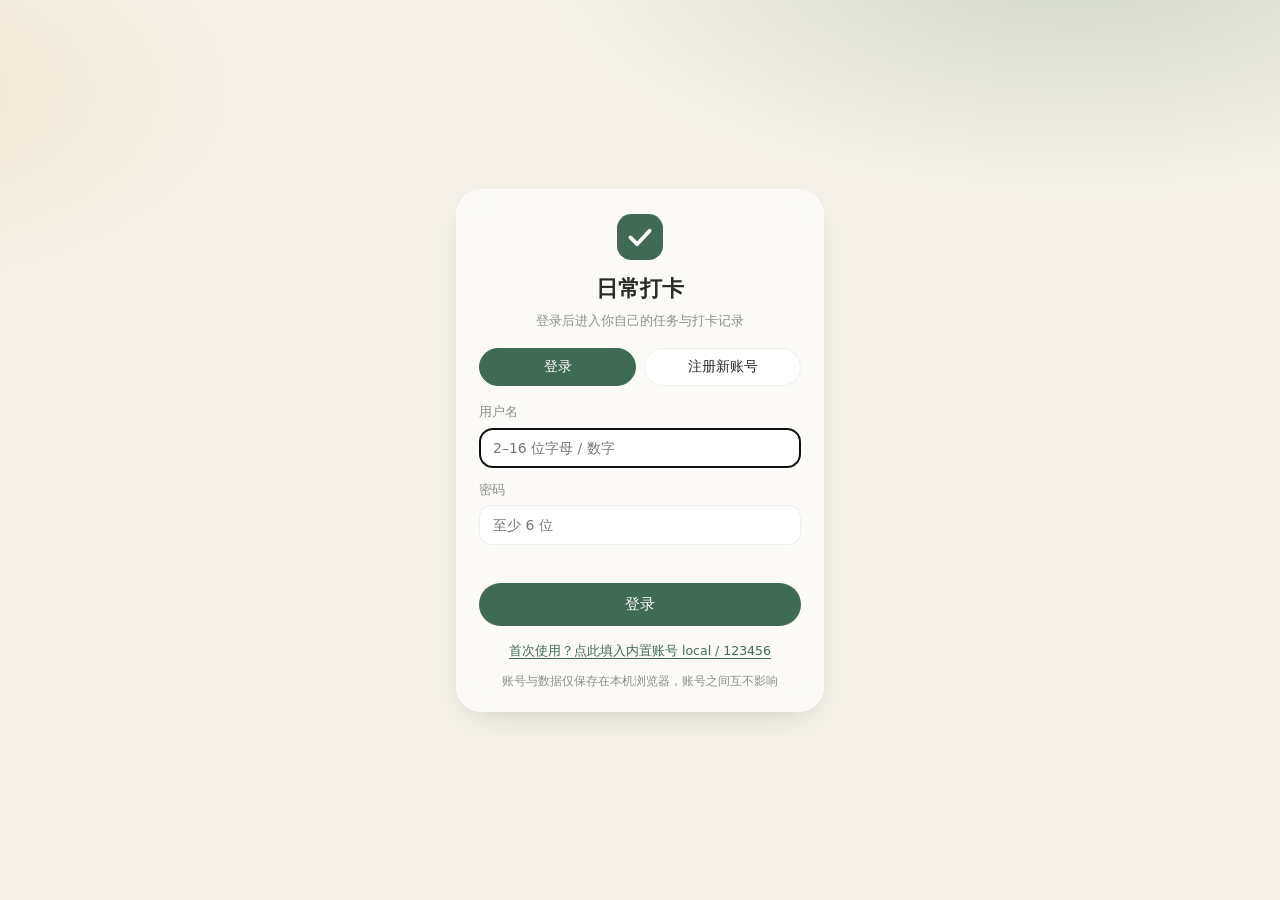
<file: index.html>
<!doctype html>
<html lang="zh-CN">
  <head>
    <meta charset="utf-8" />
    <meta name="viewport" content="width=device-width, initial-scale=1, viewport-fit=cover" />
    <meta name="theme-color" content="#f5f1e8" />
    <title>今日 · 日常打卡</title>
    <link rel="stylesheet" href="./theme.css" />
  </head>
  <body class="mobile-shell" data-page-id="today">
    <a class="skip-link" href="#main-content">跳转到主要内容</a>

    <header class="app-header">
      <div>
        <div class="greet">早上好，今天是好日子</div>
        <div class="title">今日</div>
      </div>
      <span class="pill" id="todayPill">待打卡</span>
    </header>

    <main id="main-content" tabindex="-1">
      <section class="panel ring-card" aria-label="今日完成率">
        <div class="ring" id="todayRing" style="--p:0">
          <span class="r-val" id="ringVal">0%</span>
          <span class="r-label">今日完成</span>
        </div>
        <div class="ring-nums">
          <div><span class="big" id="doneN">0</span><span class="small"> / <span id="totalN">0</span> 项已完成</span></div>
          <div><span class="big" style="font-size:15px">🔥</span><span class="small"> 已连续打卡 <b id="streakN">0</b> 天</span></div>
        </div>
      </section>

      <section class="panel" aria-labelledby="quickTitle">
        <div class="panel-label"><span id="quickTitle">快捷操作</span></div>
        <div class="quick-row">
          <button class="qb" type="button" data-action="all">
            <span class="emo">🎯</span>全部打卡
          </button>
          <button class="qb" type="button" data-action="scroll">
            <span class="emo">➕</span>去添加任务
          </button>
        </div>
      </section>

      <section class="panel" aria-labelledby="listTitle" data-anchor-id="today.list">
        <div class="panel-label"><span id="listTitle">今日待办</span></div>
        <div id="todayList" class="empty">正在加载…</div>
      </section>

      <section class="panel" aria-labelledby="tlTitle">
        <div class="panel-label"><span id="tlTitle">动态时间线 · 最近打卡</span></div>
        <div class="tl" id="timeline"></div>
      </section>
    </main>

    <nav class="tabbar" aria-label="主导航">
      <a href="index.html" class="on"><span class="ti">☀️</span>今日</a>
      <a href="calendar.html"><span class="ti">📅</span>日历</a>
      <a href="tasks.html"><span class="ti">📝</span>我的任务</a>
      <a href="stats.html"><span class="ti">📊</span>统计</a>
      <a href="me.html"><span class="ti">👤</span>我的</a>
    </nav>

    <script src="./app.js"></script>
    <script>
      (function () {
        var A = window.App;
        var date = A.today();
        var listEl = document.getElementById("todayList");
        var tpl = document.getElementById("tpl-none");

        function render() {
          var tasks = A.getTasks().filter(function (t) { return t.enable; });
          var done = A.doneOn(date);
          var pct = tasks.length ? Math.round((done.length / tasks.length) * 100) : 0;
          document.getElementById("todayRing").style.setProperty("--p", pct);
          document.getElementById("ringVal").textContent = pct + "%";
          document.getElementById("doneN").textContent = done.length;
          document.getElementById("totalN").textContent = tasks.length;
          document.getElementById("streakN").textContent = A.streakCurrent();
          var pill = document.getElementById("todayPill");
          pill.textContent = done.length >= tasks.length && tasks.length ? "全部完成 🎉" : tasks.length ? "待打卡" : "暂无";
          pill.className = "pill" + (done.length >= tasks.length && tasks.length ? " hot" : "");

          if (!tasks.length) {
            listEl.innerHTML = '<div class="empty">还没有任务，去「我的任务」添加吧</div>';
          } else {
            listEl.innerHTML = "";
            tasks.forEach(function (t) {
              var isd = done.indexOf(t.id) > -1;
              var d = document.createElement("div");
              d.className = "check" + (isd ? " done" : "");
              d.innerHTML =
                '<span class="c-cir">' + (isd ? "✓" : "") + "</span>" +
                '<span class="c-name">' + A.esc(t.name) + "</span>" +
                '<span class="tag">' + A.esc(t.type || "循环任务") + "</span>";
              d.addEventListener("click", function () {
                var nd = !isd;
                A.setDone(t.id, date, nd);
                A.toast(nd ? "已打卡 ✓" : "已取消打卡");
                render();
              });
              listEl.appendChild(d);
            });
          }
        }

        document.querySelector('[data-action="all"]').addEventListener("click", function () {
          var tasks = A.getTasks().filter(function (t) { return t.enable; });
          tasks.forEach(function (t) { A.setDone(t.id, date, true); });
          A.toast("全部完成 🎉");
          render();
        });
        document.querySelector('[data-action="scroll"]').addEventListener("click", function () {
          location.href = "tasks.html";
        });

        function renderTl() {
          var map = A.getRecords();
          var arr = Object.keys(map).sort().reverse().slice(0, 6);
          var wrap = document.getElementById("timeline");
          if (!arr.length) { wrap.innerHTML = '<div class="tl-item"><div class="t-text">暂无打卡动态</div></div>'; return; }
          wrap.innerHTML = "";
          arr.forEach(function (k) {
            var names = A.getTasks()
              .filter(function (t) { return map[k].indexOf(t.id) > -1; })
              .map(function (t) { return t.name; });
            if (!names.length) return;
            var it = document.createElement("div");
            it.className = "tl-item";
            it.innerHTML =
              '<div class="t-time">' + k + "</div>" +
              '<div class="t-text">完成了 ' + names.length + " 项：" + A.esc(names.join("、")) + "</div>";
            wrap.appendChild(it);
          });
        }

        render();
        renderTl();
      })();
    </script>
    <style>
      .today-del { display: none; }
    </style>
  </body>
</html>
</file>
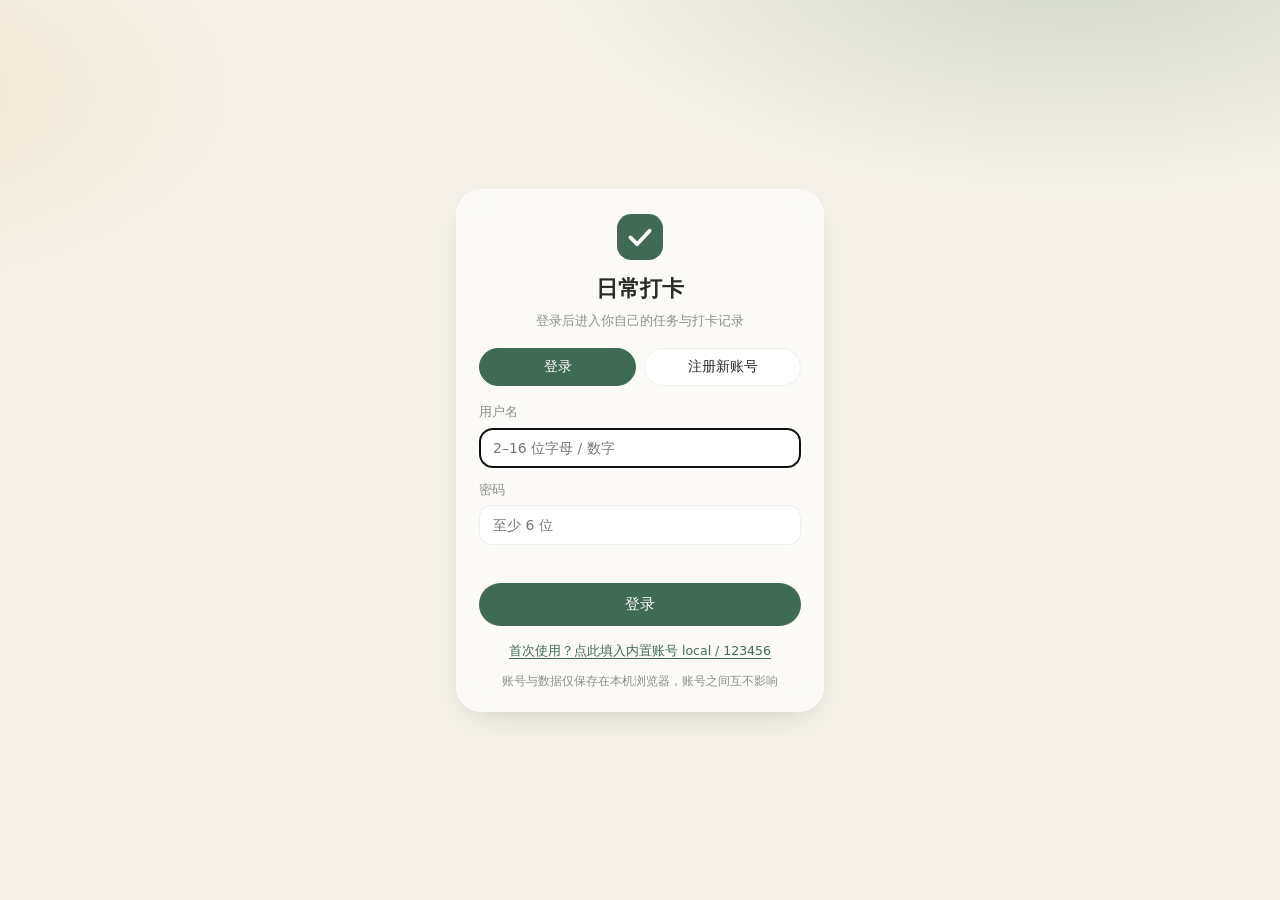
<file: calendar.html>
<!doctype html>
<html lang="zh-CN">
  <head>
    <meta charset="utf-8" />
    <meta name="viewport" content="width=device-width, initial-scale=1, viewport-fit=cover" />
    <meta name="theme-color" content="#f5f1e8" />
    <title>日历 · 日常打卡</title>
    <link rel="stylesheet" href="./theme.css" />
  </head>
  <body class="mobile-shell" data-page-id="calendar">
    <a class="skip-link" href="#main-content">跳转到主要内容</a>

    <header class="app-header">
      <div>
        <div class="greet">打卡热力</div>
        <div class="title" id="calTitle">打卡日历</div>
      </div>
      <span class="pill" id="monthStat">本月</span>
    </header>

    <main id="main-content" tabindex="-1">
      <section class="panel" aria-labelledby="heatTitle">
        <div class="panel-label"><span id="heatTitle">本月打卡热力图</span></div>
        <div class="h-dow">
          <span>一</span><span>二</span><span>三</span><span>四</span><span>五</span><span>六</span><span>日</span>
        </div>
        <div class="heat" id="heat"></div>
        <div class="row" style="border:none;margin-top:14px;padding:0">
          <span class="tag" style="background:var(--color-soft)">未打卡</span>
          <span class="tag" style="background:#d3e0d2">完成</span>
          <span class="tag" style="background:var(--color-primary);color:#fff">全完成</span>
        </div>
      </section>

      <section class="panel" aria-labelledby="dayTitle">
        <div class="panel-label"><span id="dayTitle" class="only-text">点击日期查看</span></div>
        <div id="dayDetail" class="empty">点击上方某一天查看当天完成详情</div>
      </section>
    </main>

    <nav class="tabbar" aria-label="主导航">
      <a href="index.html"><span class="ti">☀️</span>今日</a>
      <a href="calendar.html" class="on"><span class="ti">📅</span>日历</a>
      <a href="tasks.html"><span class="ti">📝</span>我的任务</a>
      <a href="stats.html"><span class="ti">📊</span>统计</a>
      <a href="me.html"><span class="ti">👤</span>我的</a>
    </nav>

    <script src="./app.js"></script>
    <script>
      (function () {
        var A = window.App;
        var heat = document.getElementById("heat");
        var now = new Date();
        var month = now.getMonth();
        var year = now.getFullYear();

        function inMonth(d) { return d.getMonth() === month; }

        function render() {
          document.getElementById("calTitle").textContent = year + "年" + (month + 1) + "月";
          var first = new Date(year, month, 1);
          var startDow = (first.getDay() + 6) % 7; // 周一=0
          var daysInMonth = new Date(year, month + 1, 0).getDate();
          var map = A.getRecords();
          var doneDays = 0;

          heat.innerHTML = "";
          for (var i = 0; i < startDow; i++) {
            var ph = document.createElement("button");
            ph.className = "h-cell empty";
            ph.disabled = true;
            heat.appendChild(ph);
          }
          for (var day = 1; day <= daysInMonth; day++) {
            var d = new Date(year, month, day);
            var key = A.ymd(d);
            var list = map[key] || [];
            var tasks = A.getTasks().filter(function (t) { return t.enable; });
            var full = tasks.length && list.length >= tasks.length;
            var partial = list.length > 0 && list.length < tasks.length;
            var cell = document.createElement("button");
            cell.className = "h-cell";
            if (full) cell.classList.add("lv3");
            else if (partial) cell.classList.add("lv2");
            else if (list.length) cell.classList.add("lv1");
            if (inMonth(d) && d.getFullYear() === now.getFullYear() && day === now.getDate()) cell.classList.add("today");
            cell.textContent = day;
            if (list.length) doneDays++;
            (function (key, day) {
              cell.addEventListener("click", function () { showDay(key, day); });
            })(key, day);
            heat.appendChild(cell);
          }
          document.getElementById("monthStat").textContent = "本月" + doneDays + "天完成";
        }

        function showDay(key, day) {
          var label = document.getElementById("dayTitle");
          label.textContent = key + " 的完成情况";
          var map = A.getRecords();
          var done = map[key] || [];
          var tasks = A.getTasks();
          var box = document.getElementById("dayDetail");
          box.className = "tl";
          box.innerHTML = "";
          if (!done.length) {
            box.className = "empty";
            box.textContent = "这一天没有打卡记录";
            return;
          }
          done.forEach(function (id) {
            var t = tasks.filter(function (x) { return x.id === id; })[0];
            if (!t) return;
            var it = document.createElement("div");
            it.className = "tl-item";
            it.innerHTML = '<div class="t-text">✅ ' + A.esc(t.name) + "</div>";
            box.appendChild(it);
          });
        }

        render();
        showDay(A.ymd(now), now.getDate());
      })();
    </script>
  </body>
</html>
</file>
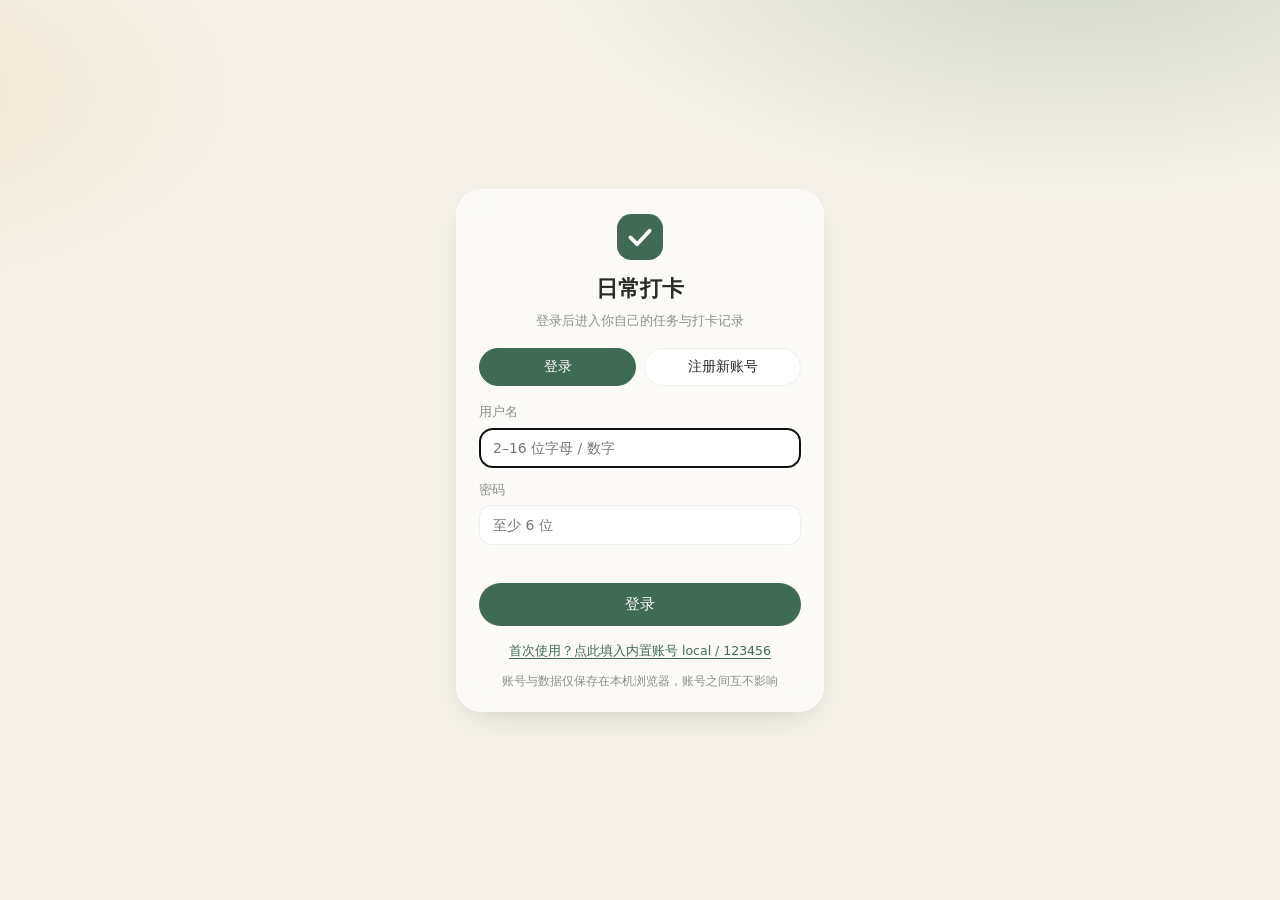
<file: me.html>
<!doctype html>
<html lang="zh-CN">
  <head>
    <meta charset="utf-8" />
    <meta name="viewport" content="width=device-width, initial-scale=1, viewport-fit=cover" />
    <meta name="theme-color" content="#f5f1e8" />
    <title>我的 · 日常打卡</title>
    <link rel="icon" href="data:image/svg+xml,%3Csvg xmlns='http://www.w3.org/2000/svg' viewBox='0 0 32 32'%3E%3Crect width='32' height='32' rx='9' fill='%233f6a53'/%3E%3Cpath d='M9 16.6l4.6 4.5L23 11.4' fill='none' stroke='%23fff' stroke-width='3' stroke-linecap='round' stroke-linejoin='round'/%3E%3C/svg%3E" />
    <link rel="stylesheet" href="./theme.css" />
  </head>
  <body class="mobile-shell" data-page-id="me">
    <a class="skip-link" href="#main-content">跳转到主要内容</a>

    <header class="app-header">
      <div>
        <div class="greet">账号与设置</div>
        <div class="title">我的</div>
      </div>
      <span class="pill" id="mePill">未登录</span>
    </header>

    <main id="main-content" tabindex="-1">
      <!-- ===== 面板：账号与设置 ===== -->
      <section class="panel" aria-labelledby="accTitle">
        <div class="panel-label"><span id="accTitle">账号与设置</span></div>
        <div class="row">
          <div class="avatar" id="meAvatar">·</div>
          <div class="meta">
            <div class="name" id="meNick">未登录</div>
            <div class="desc" id="meHandle">@-</div>
          </div>
          <span class="tag on" id="meTag">当前登录</span>
        </div>
        <div class="acc-facts" id="meFacts"></div>
        <div class="btn-row">
          <button class="btn ghost block" id="switchBtn" type="button">切换账号</button>
          <button class="btn ghost block" id="pwdBtn" type="button">修改密码</button>
          <button class="btn block" id="logoutBtn" type="button">退出登录</button>
        </div>
      </section>

      <!-- ===== 面板：外观主题 ===== -->
      <section class="panel" aria-labelledby="themeTitle">
        <div class="panel-label"><span id="themeTitle">外观主题 · 随账号保存</span></div>
        <div class="chips">
          <button class="chip on" data-theme="warm" type="button">暖纸</button>
          <button class="chip" data-theme="green" type="button">深绿</button>
        </div>
      </section>

      <!-- ===== 面板：数据管理 ===== -->
      <section class="panel" aria-labelledby="dataTitle">
        <div class="panel-label"><span id="dataTitle">数据管理 · 当前账号</span></div>
        <div class="btn-row" style="margin-top:6px">
          <button class="btn ghost block" id="exportBtn" type="button">导出当前账号数据（JSON 备份）</button>
          <label class="btn ghost block" style="text-align:center;cursor:pointer" for="importFile">从备份导入到当前账号</label>
          <input id="importFile" type="file" accept="application/json,application/octet-stream" style="display:none" />
          <button class="btn block" id="clearBtn" type="button" style="background:var(--color-danger)">清空当前账号数据</button>
        </div>
        <div class="empty" style="padding:12px 0 0">数据保存在当前浏览器本地，不会上传云端</div>
      </section>

      <!-- ===== 面板：关于 ===== -->
      <section class="panel" aria-labelledby="aboutTitle">
        <div class="panel-label"><span id="aboutTitle">关于</span></div>
        <div class="row">
          <div class="avatar">版</div>
          <div class="meta">
            <div class="name">日常打卡</div>
            <div class="desc">v1.3 · 纯前端本地多账号原型</div>
          </div>
        </div>
      </section>
    </main>

    <nav class="tabbar" aria-label="主导航">
      <a href="index.html"><span class="ti">☀️</span>今日</a>
      <a href="calendar.html"><span class="ti">📅</span>日历</a>
      <a href="tasks.html"><span class="ti">📝</span>我的任务</a>
      <a href="stats.html"><span class="ti">📊</span>统计</a>
      <a href="me.html" class="on"><span class="ti">👤</span>我的</a>
    </nav>

    <!-- ===== 底部操作面板 ===== -->
    <div class="sheet-mask" id="sheetMask" hidden>
      <div class="sheet" role="dialog" aria-modal="true" aria-labelledby="sheetTitle">
        <div class="sheet-head">
          <span class="s-title" id="sheetTitle">操作</span>
          <button class="sheet-x" id="sheetClose" type="button" aria-label="关闭">✕</button>
        </div>
        <div class="sheet-body" id="sheetBody"></div>
      </div>
    </div>

    <script src="./app.js"></script>
    <script>
      (function () {
        var A = window.App;
        var eq = A.esc;
        if (!A.auth.current()) return; // 未登录时 app.js 已铺满登录界面

        var mask = document.getElementById("sheetMask");
        var titleEl = document.getElementById("sheetTitle");
        var bodyEl = document.getElementById("sheetBody");

        /* ---------- 顶部账号卡 ---------- */
        function paintAccount() {
          var u = A.auth.current();
          if (!u) return;
          var users = A.auth.users();
          var st = A.auth.stats(u.u);
          document.getElementById("meAvatar").textContent = (u.n || u.u).charAt(0);
          document.getElementById("meNick").textContent = u.n;
          document.getElementById("meHandle").textContent = "@" + u.u;
          document.getElementById("mePill").textContent = "@" + u.u;
          document.getElementById("meFacts").innerHTML =
            "<span>任务 " + st.tasks + " 项</span>" +
            "<span>累计打卡 " + st.days + " 天</span>" +
            "<span>打卡记录 " + st.done + " 次</span>" +
            "<span>本机账号 " + users.length + " / " + A.auth.max + "</span>";
          document.getElementById("switchBtn").textContent =
            "切换账号（本机已保存 " + users.length + " 个）";
        }

        /* ---------- 面板开关 ---------- */
        function openSheet(title, html, bind) {
          titleEl.textContent = title;
          bodyEl.innerHTML = html;
          mask.hidden = false;
          if (bind) bind(bodyEl);
        }
        function closeSheet() {
          mask.hidden = true;
          bodyEl.innerHTML = "";
        }
        document.getElementById("sheetClose").addEventListener("click", closeSheet);
        mask.addEventListener("click", function (e) { if (e.target === mask) closeSheet(); });

        function field(label, id, type, ph) {
          return '<div class="field"><label for="' + id + '">' + eq(label) + "</label>" +
            '<input id="' + id + '" type="' + type + '" placeholder="' + eq(ph) + '" autocomplete="off"></div>';
        }
        function val(id) {
          var el = document.getElementById(id);
          return el ? el.value : "";
        }
        function fail(id, msg) {
          var el = document.getElementById(id);
          if (el) el.textContent = msg;
        }
        function go() { setTimeout(function () { location.reload(); }, 420); }

        /* ---------- 面板：切换账号 ---------- */
        function openSwitch() {
          var cur = A.auth.current();
          var rows = A.auth.users().map(function (u) {
            var st = A.auth.stats(u.u);
            var isCur = u.u === cur.u;
            return '<div class="row">' +
              '<div class="avatar">' + eq((u.n || u.u).charAt(0)) + "</div>" +
              '<div class="meta"><div class="name">' + eq(u.n) + "</div>" +
              '<div class="desc">@' + eq(u.u) + " · 任务 " + st.tasks + " 项 · 打卡 " + st.days + " 天</div></div>" +
              (isCur
                ? '<span class="tag on">当前</span>'
                : '<button class="btn ghost" type="button" data-switch="' + eq(u.u) + '">切换</button>' +
                  '<button class="op-btn danger" type="button" data-del="' + eq(u.u) + '" aria-label="删除账号">✕</button>') +
              "</div>";
          }).join("");

          var rest = A.auth.max - A.auth.count();
          var addForm = '<div class="sheet-sep">新增账号（还可创建 ' + rest + " 个）</div>" +
            field("昵称（可留空）", "nf_nick", "text", "例如：小豆") +
            field("用户名", "nf_user", "text", "2–16 位字母 / 数字") +
            field("密码", "nf_pass", "password", "至少 6 位") +
            field("确认密码", "nf_pass2", "password", "再输入一次") +
            '<div class="auth-err" id="nf_err"></div>' +
            '<button class="btn block" id="nf_ok" type="button">创建并登录</button>';

          openSheet("切换账号", rows + addForm, function (box) {
            box.querySelectorAll("[data-switch]").forEach(function (b) {
              b.addEventListener("click", function () { openSwitchConfirm(b.getAttribute("data-switch")); });
            });
            box.querySelectorAll("[data-del]").forEach(function (b) {
              b.addEventListener("click", function () { openDelete(b.getAttribute("data-del")); });
            });
            document.getElementById("nf_ok").addEventListener("click", function () {
              fail("nf_err", "");
              var p1 = val("nf_pass"), p2 = val("nf_pass2");
              if (p1 !== p2) { fail("nf_err", "两次输入的密码不一致"); return; }
              var r = A.auth.register(val("nf_user"), p1, val("nf_nick"));
              if (!r.ok) { fail("nf_err", r.msg); return; }
              var l = A.auth.login(val("nf_user"), p1);
              if (!l.ok) { fail("nf_err", l.msg); return; }
              A.toast("已切换到 @" + r.user.u);
              go();
            });
          });
        }

        function openSwitchConfirm(name) {
          openSheet("切换到 @" + name,
            '<div class="sheet-note">切换后进入该账号自己的任务与打卡记录，两边数据互不影响。</div>' +
            field("请输入该账号的密码", "sw_pass", "password", "密码") +
            '<div class="auth-err" id="sw_err"></div>' +
            '<button class="btn block" id="sw_ok" type="button">确认切换</button>',
            function () {
              document.getElementById("sw_ok").addEventListener("click", function () {
                var r = A.auth.switchTo(name, val("sw_pass"));
                if (!r.ok) { fail("sw_err", r.msg); return; }
                A.toast("已切换到 @" + name);
                go();
              });
            });
        }

        function openDelete(name) {
          openSheet("删除账号 @" + name,
            '<div class="sheet-note">删除后该账号的任务、打卡记录与主题设置会一并清除，无法恢复。建议先导出备份。</div>' +
            field("请输入该账号的密码以确认", "dl_pass", "password", "密码") +
            '<div class="auth-err" id="dl_err"></div>' +
            '<button class="btn block" id="dl_ok" type="button" style="background:var(--color-danger)">确认删除</button>',
            function () {
              document.getElementById("dl_ok").addEventListener("click", function () {
                var r = A.auth.removeAccount(name, val("dl_pass"));
                if (!r.ok) { fail("dl_err", r.msg); return; }
                A.toast("已删除账号 @" + name);
                paintAccount();
                openSwitch();
              });
            });
        }

        /* ---------- 面板：修改密码 ---------- */
        function openPwd() {
          openSheet("修改密码",
            field("当前密码", "pw_old", "password", "当前密码") +
            field("新密码", "pw_new", "password", "至少 6 位") +
            field("确认新密码", "pw_new2", "password", "再输入一次") +
            '<div class="auth-err" id="pw_err"></div>' +
            '<button class="btn block" id="pw_ok" type="button">保存新密码</button>',
            function () {
              document.getElementById("pw_ok").addEventListener("click", function () {
                fail("pw_err", "");
                var n1 = val("pw_new"), n2 = val("pw_new2");
                if (n1 !== n2) { fail("pw_err", "两次输入的新密码不一致"); return; }
                var r = A.auth.changePassword(val("pw_old"), n1);
                if (!r.ok) { fail("pw_err", r.msg); return; }
                A.toast("密码已更新");
                closeSheet();
              });
            });
        }

        /* ---------- 事件绑定 ---------- */
        document.getElementById("switchBtn").addEventListener("click", openSwitch);
        document.getElementById("pwdBtn").addEventListener("click", openPwd);
        document.getElementById("logoutBtn").addEventListener("click", function () {
          if (!confirm("退出登录后将回到登录界面，确定退出吗？")) return;
          A.auth.logout();
          location.reload();
        });

        /* ---------- 外观主题（按账号保存） ---------- */
        var THEME_KEY = A.auth.themeKey();
        function applyTheme(t) {
          document.body.dataset.theme = t;
          document.querySelectorAll("[data-theme]").forEach(function (c) {
            c.classList.toggle("on", c.dataset.theme === t);
          });
        }
        document.querySelectorAll("[data-theme]").forEach(function (c) {
          c.addEventListener("click", function () {
            localStorage.setItem(THEME_KEY, c.dataset.theme);
            applyTheme(c.dataset.theme);
          });
        });
        applyTheme(localStorage.getItem(THEME_KEY) || "warm");

        /* ---------- 数据管理（只作用于当前账号） ---------- */
        document.getElementById("exportBtn").addEventListener("click", function () {
          var u = A.auth.current();
          var data = {
            account: u.u,
            tasks: A.getTasks(),
            records: A.getRecords(),
            exportedAt: new Date().toISOString()
          };
          var blob = new Blob([JSON.stringify(data, null, 2)], { type: "application/json" });
          var a = document.createElement("a");
          a.href = URL.createObjectURL(blob);
          a.download = "checkin-backup-" + u.u + ".json";
          a.click();
          URL.revokeObjectURL(a.href);
          A.toast("已导出 @" + u.u + " 的备份");
        });

        document.getElementById("importFile").addEventListener("change", function (e) {
          var file = e.target.files[0];
          if (!file) return;
          var reader = new FileReader();
          reader.onload = function () {
            try {
              var data = JSON.parse(reader.result);
              if (Array.isArray(data.tasks)) {
                A.saveTasks(data.tasks);
                localStorage.removeItem(A.KEY_R);
              }
              if (data.records) A.saveRecords(data.records);
              A.toast("已导入到当前账号");
              setTimeout(function () { location.reload(); }, 500);
            } catch (err) {
              A.toast("导入失败：文件格式不正确");
            }
          };
          reader.readAsText(file);
          e.target.value = "";
        });

        document.getElementById("clearBtn").addEventListener("click", function () {
          var u = A.auth.current();
          if (!confirm("确定清空 @" + u.u + " 的全部任务与打卡记录吗？该操作不可恢复，建议先导出备份。")) return;
          localStorage.removeItem(A.KEY_T);
          localStorage.removeItem(A.KEY_R);
          localStorage.removeItem(A.KEY_TOTALS);
          A.toast("已清空当前账号数据");
          setTimeout(function () { location.reload(); }, 500);
        });

        paintAccount();
      })();
    </script>

    <style>
      body[data-theme="green"] {
        --color-background: #eef2ea;
        --color-surface-soft: #dfe8db;
        --color-glass: rgba(255, 255, 255, 0.66);
      }
    </style>
  </body>
</html>
</file>
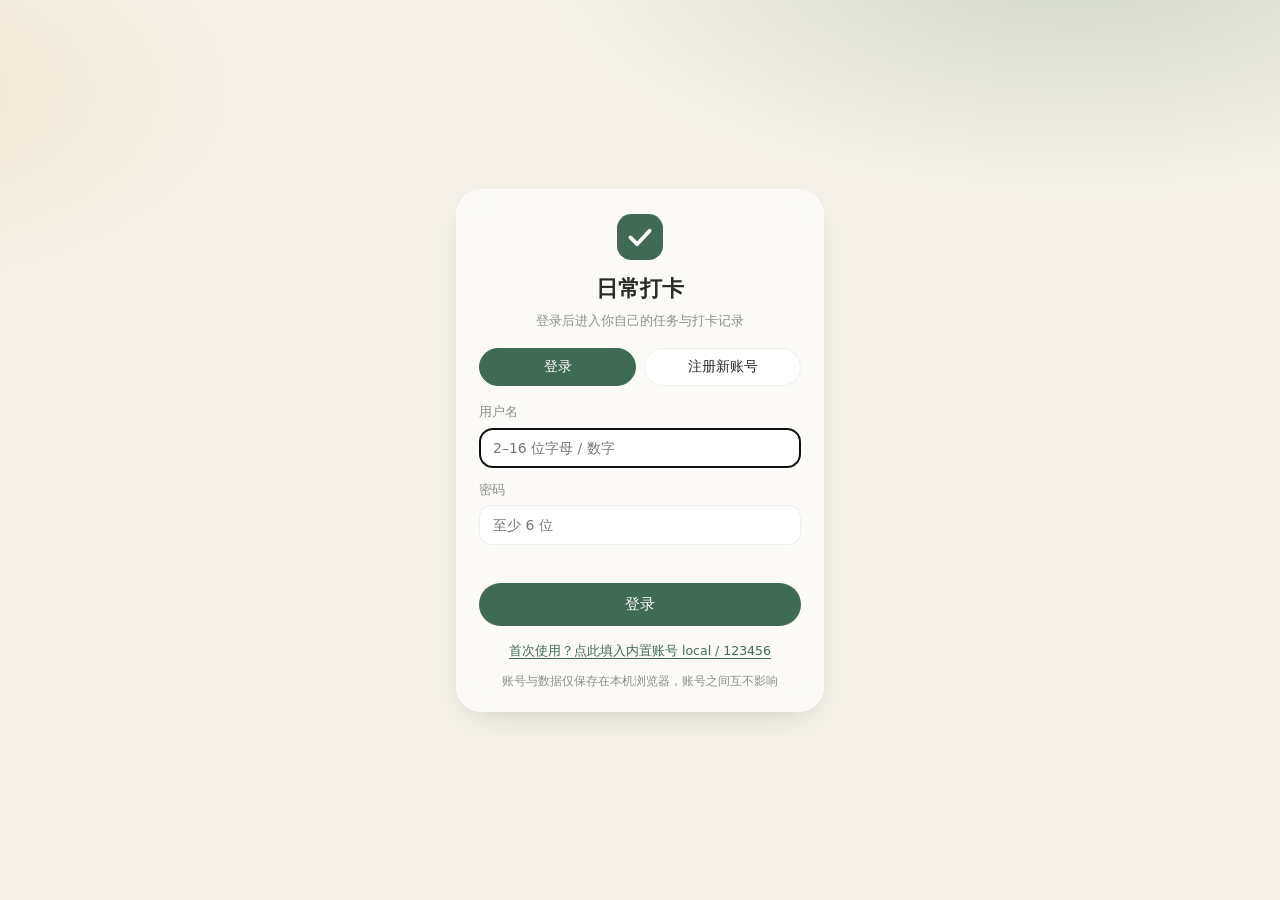
<file: stats.html>
<!doctype html>
<html lang="zh-CN">
  <head>
    <meta charset="utf-8" />
    <meta name="viewport" content="width=device-width, initial-scale=1, viewport-fit=cover" />
    <meta name="theme-color" content="#f5f1e8" />
    <title>统计 · 日常打卡</title>
    <link rel="stylesheet" href="./theme.css" />
  </head>
  <body class="mobile-shell" data-page-id="stats">
    <a class="skip-link" href="#main-content">跳转到主要内容</a>

    <header class="app-header">
      <div>
        <div class="greet">你的坚持值得被看见</div>
        <div class="title">统计</div>
      </div>
      <span class="pill hot">坚持就是胜利</span>
    </header>

    <main id="main-content" tabindex="-1">
      <section class="panel">
        <div class="stat-cards">
          <div class="stat"><div class="v" id="totalDays">0</div><div class="k">累计打卡天数</div></div>
          <div class="stat"><div class="v" id="streak">0</div><div class="k">当前连续天数</div></div>
          <div class="stat"><div class="v" id="rate">0%</div><div class="k">总体完成率</div></div>
          <div class="stat"><div class="v" id="todayDone">0</div><div class="k">今日完成项</div></div>
        </div>
      </section>

      <section class="panel" aria-labelledby="weekTitle">
        <div class="panel-label"><span id="weekTitle">本周完成率</span></div>
        <div class="bar"><span id="weekBar"></span></div>
        <div class="small" id="weekTxt" style="color:var(--color-muted);font-size:13px;margin-top:8px"></div>
      </section>

      <section class="panel" aria-labelledby="badgeTitle">
        <div class="panel-label"><span id="badgeTitle">成就徽章</span></div>
        <div class="badges" id="badges"></div>
        <div class="small" id="nextGoal" style="color:var(--color-muted);font-size:13px;margin-top:12px"></div>
      </section>
    </main>

    <nav class="tabbar" aria-label="主导航">
      <a href="index.html"><span class="ti">☀️</span>今日</a>
      <a href="calendar.html"><span class="ti">📅</span>日历</a>
      <a href="tasks.html"><span class="ti">📝</span>我的任务</a>
      <a href="stats.html" class="on"><span class="ti">📊</span>统计</a>
      <a href="me.html"><span class="ti">👤</span>我的</a>
    </nav>

    <script src="./app.js"></script>
    <script>
      (function () {
        var A = window.App;
        function monday() {
          var d = new Date();
          var wd = (d.getDay() + 6) % 7;
          d.setDate(d.getDate() - wd);
          d.setHours(0, 0, 0, 0);
          return d;
        }
        function weekRange() {
          var a = monday();
          var b = new Date(a); b.setDate(b.getDate() + 6);
          return [A.ymd(a), A.ymd(b)];
        }
        function render() {
          var tasks = A.getTasks().filter(function (t) { return t.enable; });
          var totalDays = A.totalDoneDays();
          var streak = A.streakCurrent();
          var today = A.today();
          var doneToday = A.doneOn(today).length;
          // 总体完成率：假设按"自首条打卡以来每天都有任务"估算简化为：完成天数/已过去天数（按有记录为止）
          var rate = tasks.length ? Math.round((doneToday && tasks.length ? doneToday / tasks.length : 0) * 100) : 0;

          document.getElementById("totalDays").textContent = totalDays;
          document.getElementById("streak").textContent = streak;
          document.getElementById("todayDone").textContent = doneToday;
          document.getElementById("rate").textContent = rate + "%";

          // 本周
          var rng = weekRange();
          var weekDone = 0;
          var map = A.getRecords();
          (function () {
            var cur = new Date(rng[0]);
            var end = new Date(rng[1]);
            while (cur <= end) {
              var k = A.ymd(cur);
              if (map[k] && map[k].length) weekDone++;
              cur.setDate(cur.getDate() + 1);
            }
          })();
          var weekPct = Math.min(100, Math.round((weekDone / 7) * 100));
          document.getElementById("weekBar").style.width = weekPct + "%";
          document.getElementById("weekTxt").textContent = "本周 " + weekDone + " 天有打卡记录 · 完成率 " + weekPct + "%";

          // 徽章
          var milestones = [
            { d: 3, nm: "启程", ico: "🌱" },
            { d: 7, nm: "一星", ico: "⭐" },
            { d: 14, nm: "坚持", ico: "🔥" },
            { d: 30, nm: "成习", ico: "💪" },
            { d: 60, nm: "蜕变", ico: "🚀" },
            { d: 100, nm: "百炼", ico: "🏆" },
            { d: 365, nm: "年度", ico: "👑" }
          ];
          var badges = document.getElementById("badges");
          badges.innerHTML = "";
          var next = null;
          var unlocked = 0;
          milestones.forEach(function (m) {
            var got = totalDays >= m.d;
            if (got) unlocked++;
            else if (!next) next = m;
            var b = document.createElement("div");
            b.className = "badge" + (got ? "" : " lock");
            b.innerHTML = '<div class="ico">' + m.ico + "</div><div class=\"nm\">" + m.nm + "</div><div class=\"cd\">累计 " + m.d + " 天</div>";
            badges.appendChild(b);
          });
          document.getElementById("nextGoal").textContent =
            next ? "距离下一枚徽章「" + next.nm + "」还需 " + (next.d - totalDays) + " 天" : "已解锁全部徽章，太棒了！";
        }
        render();
      })();
    </script>
    <style>
      .stat-cards .k { color: var(--color-muted); }
    </style>
  </body>
</html>
</file>
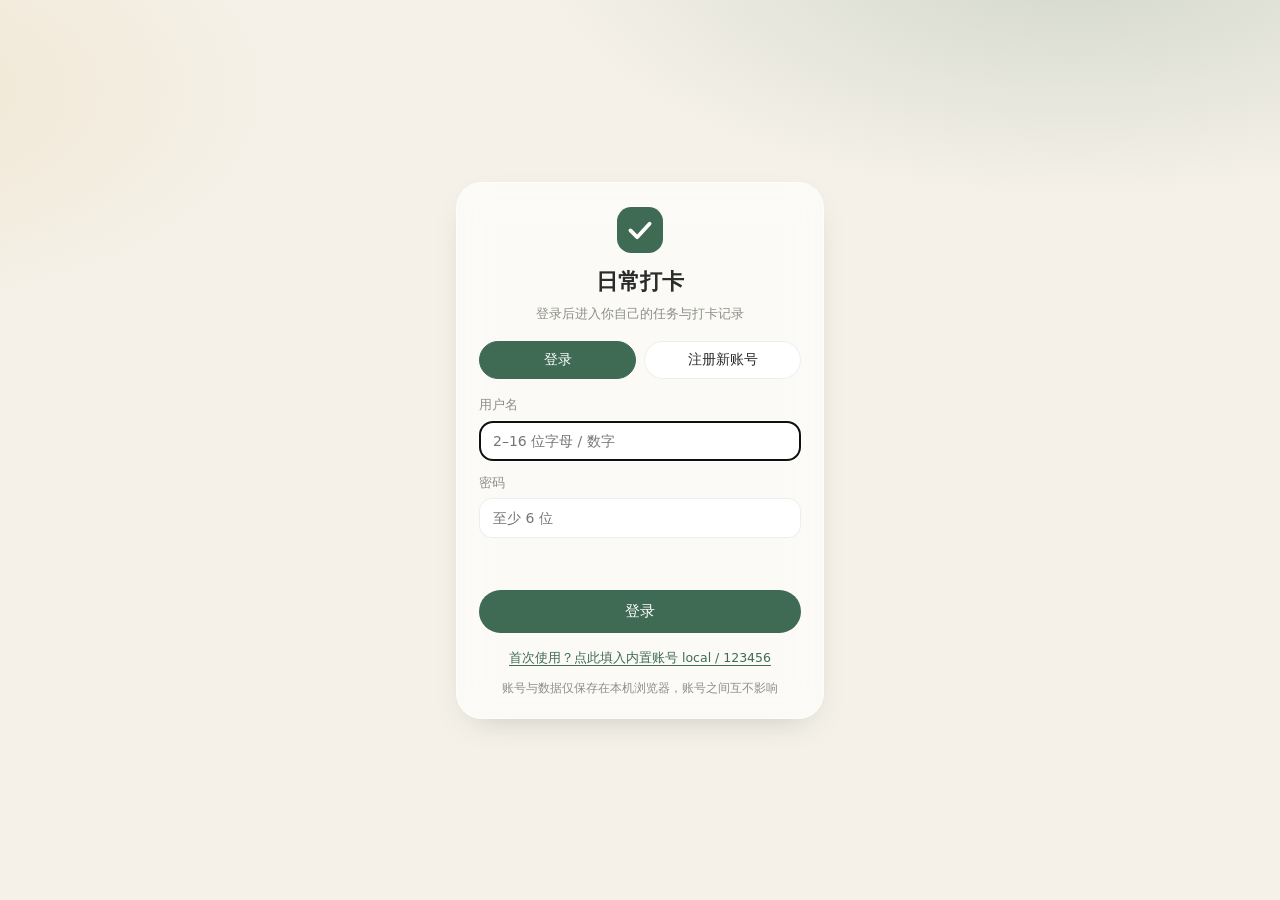
<file: tasks.html>
<!doctype html>
<html lang="zh-CN">
  <head>
    <meta charset="utf-8" />
    <meta name="viewport" content="width=device-width, initial-scale=1, viewport-fit=cover" />
    <meta name="theme-color" content="#f5f1e8" />
    <title>我的任务 · 日常打卡</title>
    <link rel="stylesheet" href="./theme.css" />
  </head>
  <body class="mobile-shell" data-page-id="tasks">
    <a class="skip-link" href="#main-content">跳转到主要内容</a>

    <header class="app-header">
      <div>
        <div class="greet">管理你的打卡项目</div>
        <div class="title">我的任务</div>
      </div>
      <span class="pill" id="countPill">0 项</span>
    </header>

    <main id="main-content" tabindex="-1">
      <section class="panel" aria-labelledby="formTitle">
        <div class="panel-label"><span id="formTitle">添加新任务</span></div>
        <form id="addForm">
          <div class="field">
            <label for="fName">任务名称</label>
            <input id="fName" type="text" placeholder="例如：每天晨读30分钟" required />
          </div>
          <div class="field">
            <span class="seg" id="typeSeg">
              <button type="button" class="seg-btn on" data-type="循环任务">循环任务</button>
              <button type="button" class="seg-btn" data-type="临时任务">临时任务</button>
            </span>
          </div>
          <div class="field">
            <label for="fStart">开始日期</label>
            <input id="fStart" type="date" />
          </div>
          <div class="field">
            <label for="fEnd">截止日期（可选）</label>
            <input id="fEnd" type="date" />
          </div>
          <div class="field">
            <label for="fTarget">目标描述（可选）</label>
            <textarea id="fTarget" placeholder="这个任务是为了什么？"></textarea>
          </div>
          <button class="btn block" type="submit">＋ 添加到打卡</button>
        </form>
      </section>

      <section class="panel" aria-labelledby="listTitle2" data-anchor-id="tasks.list">
        <div class="panel-label"><span id="listTitle2">任务列表</span></div>
        <div id="taskList" class="empty">正在加载…</div>
      </section>

      <button class="btn ghost block" id="demoBtn" type="button">填充示例任务</button>
    </main>

    <nav class="tabbar" aria-label="主导航">
      <a href="index.html"><span class="ti">☀️</span>今日</a>
      <a href="calendar.html"><span class="ti">📅</span>日历</a>
      <a href="tasks.html" class="on"><span class="ti">📝</span>我的任务</a>
      <a href="stats.html"><span class="ti">📊</span>统计</a>
      <a href="me.html"><span class="ti">👤</span>我的</a>
    </nav>

    <script src="./app.js"></script>
    <script>
      (function () {
        var A = window.App;
        var type = "循环任务";

        document.querySelectorAll("#typeSeg .seg-btn").forEach(function (b) {
          b.addEventListener("click", function () {
            document.querySelectorAll("#typeSeg .seg-btn").forEach(function (x) { x.classList.remove("on"); });
            b.classList.add("on");
            type = b.dataset.type;
          });
        });

        document.getElementById("fStart").value = A.today();

        document.getElementById("addForm").addEventListener("submit", function (e) {
          e.preventDefault();
          var name = document.getElementById("fName").value.trim();
          if (!name) return A.toast("请输入任务名称");
          A.addTask({
            name: name,
            type: type,
            start: document.getElementById("fStart").value || A.today(),
            end: document.getElementById("fEnd").value,
            target: document.getElementById("fTarget").value.trim()
          });
          e.target.reset();
          document.getElementById("fStart").value = A.today();
          A.toast("已添加任务");
          render();
        });

        document.getElementById("demoBtn").addEventListener("click", function () {
          ["每天喝水8杯", "晨跑/锻炼30分钟", "每晚回顾三件好事"].forEach(function (n) {
            A.addTask({ name: n, type: "循环任务", start: A.today() });
          });
          A.toast("已填充示例任务");
          render();
        });

        function render() {
          var tasks = A.getTasks();
          var listEl = document.getElementById("taskList");
          document.getElementById("countPill").textContent = tasks.length + " 项";
          if (!tasks.length) {
            listEl.innerHTML = '<div class="empty">还没有任务，先添加一个吧</div>';
            return;
          }
          listEl.innerHTML = "";
          tasks.forEach(function (t) {
            var row = document.createElement("div");
            row.className = "row";
            row.style.cssText = "opacity:" + (t.enable ? 1 : 0.5) + ";";
            row.innerHTML =
              '<div class="avatar">' + A.iconFor(t.name) + "</div>" +
              '<div class="meta">' +
                '<div class="name">' + A.esc(t.name) + ' <span class="tag ' + (t.enable ? "on" : "") + '">' + A.esc(t.type || "循环任务") + "</span></div>" +
                '<div class="desc">' + (t.target ? A.esc(t.target) : "开始 " + (t.start || "")) + "</div>" +
              "</div>" +
              '<div class="inline-opts">' +
                '<button class="op-btn neutral" data-op="toggle" title="' + (t.enable ? "停用" : "启用") + '">' + (t.enable ? "⏸" : "▶") + "</button>" +
                '<button class="op-btn danger" data-op="del" title="删除">🗑</button>' +
              "</div>";
            row.querySelector('[data-op="toggle"]').addEventListener("click", function (e) {
              e.stopPropagation();
              t.enable = !t.enable;
              var list = A.getTasks().map(function (x) { return x.id === t.id ? t : x; });
              A.saveTasks(list);
              A.toast(t.enable ? "已启用" : "已停用");
              render();
            });
            row.querySelector('[data-op="del"]').addEventListener("click", function (e) {
              e.stopPropagation();
              if (!confirm("删除任务「" + t.name + "」？")) return;
              A.saveTasks(A.getTasks().filter(function (x) { return x.id !== t.id; }));
              A.toast("已删除");
              render();
            });
            listEl.appendChild(row);
          });
        }

        render();
      })();
    </script>
    <style>
      .btn { margin-top: 14px; }
    </style>
  </body>
</html>
</file>
<file: theme.css>
:root {
  --font-body: -apple-system, "PingFang SC", "Microsoft YaHei", system-ui, sans-serif;
  --font-display: -apple-system, "PingFang SC", "Microsoft YaHei", system-ui, sans-serif;

  --color-primary: #3f6a53;
  --color-primary-deep: #2f5140;
  --color-primary-soft: #dfe8db;
  --color-background: #f5f1e8;
  --color-surface: #ffffff;
  --color-glass: rgba(255, 255, 255, 0.66);
  --color-soft: #efe9db;
  --color-text: #2a2c2b;
  --color-muted: #8a8f88;
  --color-line: rgba(63, 106, 83, 0.10);
  --color-danger: #c15b52;
  --color-gold: #d7b26a;

  --radius-large: 26px;
  --radius-mid: 18px;
  --radius-sml: 13px;
  --shadow-soft: 0 12px 34px -18px rgba(47, 81, 64, 0.35);
  --shadow-card: 0 6px 22px -12px rgba(47, 81, 64, 0.22);
}

* { box-sizing: border-box; }

html, body {
  margin: 0;
  padding: 0;
  background: var(--color-background);
  color: var(--color-text);
  font-family: var(--font-body);
  font-size: 16px;
  line-height: 1.5;
  -webkit-font-smoothing: antialiased;
}

.mobile-shell {
  max-width: 480px;
  margin: 0 auto;
  min-height: 100vh;
  min-height: 100dvh;
  position: relative;
  padding: 0 0 92px;
  background:
    radial-gradient(1300px 520px at 82% -4%, rgba(63, 106, 83, 0.14), transparent 60%),
    radial-gradient(900px 420px at -8% 8%, rgba(215, 178, 106, 0.14), transparent 55%),
    var(--color-background);
}

.skip-link {
  position: absolute;
  left: -999px;
  top: 0;
  background: #fff;
  padding: 8px 12px;
  z-index: 99;
}
.skip-link:focus { left: 8px; top: 8px; }

/* header */
.app-header {
  display: flex;
  align-items: center;
  justify-content: space-between;
  padding: 22px 20px 8px;
  position: relative;
  z-index: 2;
}
.app-header .greet { color: var(--color-muted); font-size: 13px; }
.app-header .title { font-family: var(--font-display); font-size: 26px; font-weight: 700; letter-spacing: -0.3px; }
.pill {
  background: var(--color-primary-soft);
  color: var(--color-primary-deep);
  font-size: 12px;
  padding: 6px 12px;
  border-radius: 999px;
}
.pill.hot {
  background: var(--color-gold);
  color: #5a4110;
}

main { padding: 10px 16px 16px; }
.view { display: none; }
.view.on { display: block; animation: rise 0.35s ease; }
@keyframes rise { from { opacity: 0; transform: translateY(10px); } to { opacity: 1; transform: none; } }

.panel {
  background: var(--color-glass);
  -webkit-backdrop-filter: blur(16px) saturate(1.2);
  backdrop-filter: blur(16px) saturate(1.2);
  border: 1px solid rgba(255, 255, 255, 0.5);
  border-radius: var(--radius-large);
  box-shadow: var(--shadow-card);
  padding: 18px;
  margin: 0 0 16px;
}
.panel-flat { background: var(--color-surface); border: 1px solid var(--color-line); }
.panel-label { font-size: 13px; color: var(--color-muted); font-weight: 600; letter-spacing: 0.4px; margin-bottom: 12px; }

/* ring card */
.ring-card { display: flex; align-items: center; gap: 20px; }
.ring {
  --p: 0;
  width: 116px; height: 116px; flex: none;
  border-radius: 50%;
  background: conic-gradient(var(--color-primary) calc(var(--p) * 1%), var(--color-primary-soft) 0);
  display: grid; place-items: center;
}
.ring::before {
  content: "";
  width: 86px; height: 86px; border-radius: 50%;
  background: var(--color-surface);
}
.ring .r-val { grid-area: 1/1; font-weight: 700; font-size: 22px; color: var(--color-primary-deep); }
.ring .r-label { grid-area: 1/1; font-size: 11px; color: var(--color-muted); margin-top: 30px; }
.ring-nums { flex: 1; display: flex; flex-direction: column; gap: 12px; }
.ring-nums .big { font-family: var(--font-display); font-size: 20px; font-weight: 700; }
.ring-nums .small { color: var(--color-muted); font-size: 13px; }

/* buttons */
.btn {
  border: none;
  cursor: pointer;
  border-radius: 999px;
  padding: 12px 18px;
  font-size: 15px;
  font-family: inherit;
  background: var(--color-primary);
  color: #fff;
  transition: transform 0.12s ease, opacity 0.15s ease;
}
.btn:active { transform: scale(0.97); }
.btn.ghost { background: var(--color-primary-soft); color: var(--color-primary-deep); }
.btn.block { width: 100%; }

/* rows & list */
.row {
  display: flex;
  align-items: center;
  gap: 13px;
  padding: 12px 4px;
  border-bottom: 1px solid var(--color-line);
}
.row:last-child { border-bottom: none; }
.avatar {
  width: 44px; height: 44px; flex: none;
  border-radius: 15px;
  background: var(--color-primary-soft);
  color: var(--color-primary-deep);
  font-weight: 700;
  display: grid; place-items: center;
}
.meta { flex: 1; min-width: 0; }
.meta .name { font-weight: 600; font-size: 15px; }
.meta .desc { color: var(--color-muted); font-size: 12.5px; overflow: hidden; text-overflow: ellipsis; white-space: nowrap; }
.tag {
  font-size: 11px; padding: 3px 9px; border-radius: 999px;
  background: var(--color-soft); color: var(--color-muted);
}
.tag.on { background: var(--color-primary-color, var(--color-primary-soft)); color: var(--color-primary-deep); }

/* checklist */
.check { display: flex; align-items: center; gap: 14px; padding: 13px 2px; border-bottom: 1px solid var(--color-line); cursor: pointer; }
.check:last-child { border-bottom: none; }
.c-cir {
  width: 26px; height: 26px; flex: none;
  border-radius: 50%;
  border: 2px solid var(--color-primary);
  display: grid; place-items: center;
  color: #fff; font-size: 14px; font-weight: 700;
  background: transparent;
  transition: background 0.2s, border 0.2s;
}
.check.done .c-cir { background: var(--color-primary); border-color: var(--color-primary); }
.check.done .c-name { color: var(--color-muted); text-decoration: line-through; }
.c-name { font-size: 15px; font-weight: 500; flex: 1; }

/* quick row */
.quick-row { display: grid; grid-template-columns: 1fr 1fr; gap: 11px; }
.qb {
  border: none; cursor: pointer;
  background: var(--color-glass);
  -webkit-backdrop-filter: blur(12px); backdrop-filter: blur(12px);
  border: 1px solid rgba(255,255,255,.55);
  border-radius: var(--radius-mid);
  padding: 16px;
  display: flex; align-items: center; gap: 11px;
  font-family: inherit; color: var(--color-text); font-size: 14px; font-weight: 600;
  box-shadow: var(--shadow-card);
}
.qb .emo { font-size: 22px; }
.qb:active { transform: scale(0.97); }

/* timeline */
.tl { position: relative; padding-left: 22px; }
.tl::before { content: ""; position: absolute; left: 6px; top: 6px; bottom: 6px; width: 2px; background: var(--color-primary-soft); border-radius: 2px; }
.tl-item { position: relative; padding: 0 0 14px; }
.tl-item::before {
  content: ""; position: absolute; left: -21px; top: 6px;
  width: 10px; height: 10px; border-radius: 50%;
  background: var(--color-primary); border: 2px solid var(--color-surface);
}
.tl-item .t-time { font-size: 12px; color: var(--color-muted); }
.tl-item .t-text { font-size: 14px; margin-top: 2px; }

/* stats */
.stat-cards { display: grid; grid-template-columns: 1fr 1fr; gap: 11px; }
.stat {
  background: var(--color-glass);
  -webkit-backdrop-filter: blur(12px); backdrop-filter: blur(12px);
  border: 1px solid rgba(255,255,255,.55);
  border-radius: var(--radius-mid);
  box-shadow: var(--shadow-card);
  padding: 16px;
}
.stat .v { font-family: var(--font-display); font-size: 26px; font-weight: 700; color: var(--color-primary-deep); }
.stat .k { font-size: 12.5px; color: var(--color-muted); margin-top: 2px; }
.bar { height: 10px; border-radius: 999px; background: var(--color-primary-soft); overflow: hidden; position: relative; }
.bar span { position: absolute; inset: 0; width: 0; background: var(--color-primary); border-radius: 999px; transition: width 0.6s ease; }

/* badges */
.badges { display: grid; grid-template-columns: repeat(3, 1fr); gap: 10px; }
.badge {
  text-align: center; padding: 12px 6px;
  border-radius: var(--radius-mid);
  background: var(--color-glass);
  border: 1px solid rgba(255,255,255,.55);
}
.badge .ico { font-size: 24px; }
.badge .nm { font-size: 12px; margin-top: 4px; }
.badge .cd { font-size: 11px; color: var(--color-muted); }
.badge.lock { filter: grayscale(1); opacity: 0.45; }

/* calendar heatmap */
.heat {
  display: grid;
  grid-template-columns: repeat(7, 1fr);
  gap: 7px;
  margin-top: 8px;
}
.h-cell {
  aspect-ratio: 1/1;
  border-radius: 10px;
  background: var(--color-soft);
  display: grid; place-items: center;
  font-size: 12px; color: var(--color-muted);
  cursor: pointer;
  border: none;
  position: relative;
}
.h-cell.lv1 { background: #d3e0d2; color: #3f5a44; }
.h-cell.lv2 { background: #b6cfb8; color: #fff; }
.h-cell.lv3 { background: var(--color-primary); color: #fff; font-weight: 700; }
.h-cell.today { outline: 2px solid var(--color-gold); outline-offset: 1px; }
.h-cell.empty {
  display: none;
}
.h-dow { display: grid; grid-template-columns: repeat(7, 1fr); gap: 7px; margin-bottom: 6px; }
.h-dow span { text-align: center; font-size: 11px; color: var(--color-muted); }

/* form */
.field { margin-bottom: 12px; }
.field label { display: block; font-size: 13px; color: var(--color-muted); margin-bottom: 6px; }
.field input, .field select, .field textarea {
  width: 100%;
  padding: 11px 13px;
  border: 1px solid var(--color-line);
  border-radius: var(--radius-sml);
  background: var(--color-surface);
  font-family: inherit; font-size: 14px; color: var(--color-text);
}
.field textarea { resize: vertical; min-height: 56px; }
.seg { display: flex; gap: 8px; }
.seg .seg-btn {
  flex: 1; text-align: center;
  padding: 9px; border: 1px solid var(--color-line);
  border-radius: 999px; cursor: pointer; background: var(--color-surface);
  font-family: inherit; font-size: 14px; color: var(--color-text);
}
.seg .seg-btn.on { background: var(--color-primary); color: #fff; border-color: var(--color-primary); }
.inline-opts { display: flex; gap: 6px; }
.op-btn {
  width: 34px; height: 34px; border-radius: 11px;
  display: grid; place-items: center;
  border: 1px solid var(--color-line); background: transparent; cursor: pointer; font-size: 15px;
}
.op-btn.danger { color: var(--color-danger); }
.op-btn.neutral { color: var(--color-muted); }

/* chips */
.chips { display: flex; gap: 8px; }
.chip {
  flex: 1; text-align: center; padding: 10px;
  border-radius: 999px; border: 1px solid var(--color-line); background: var(--color-surface);
  cursor: pointer; font-family: inherit; font-size: 14px; color: var(--color-text);
}
.chip.on { background: var(--color-primary); color: #fff; border-color: var(--color-primary); }

.empty {
  text-align: center; color: var(--color-muted); font-size: 14px;
  padding: 26px 0;
}

/* tabbar */
.tabbar {
  position: fixed;
  left: 50%;
  bottom: 0;
  transform: translateX(-50%);
  width: 100%;
  max-width: 480px;
  z-index: 20;
  display: flex;
  justify-content: space-around;
  padding: 8px 8px calc(12px + env(safe-area-inset-bottom));
  background: rgba(255, 255, 255, 0.72);
  -webkit-backdrop-filter: blur(16px) saturate(1.2);
  backdrop-filter: blur(16px) saturate(1.2);
  border-top: 1px solid rgba(63, 106, 83, 0.08);
}
.tabbar a {
  flex: 1;
  text-align: center;
  text-decoration: none;
  color: var(--color-muted);
  font-size: 11px;
  padding: 5px 0 2px;
  border-radius: 14px;
}
.tabbar a .ti { display: block; font-size: 20px; margin-bottom: 1px; }
.tabbar a.on { color: var(--color-primary-deep); font-weight: 700; }

/* toast */
.toast {
  position: fixed; left: 50%; bottom: 96px; transform: translateX(-50%);
  background: var(--color-primary-deep); color: #fff;
  padding: 9px 16px; border-radius: 999px; font-size: 13px;
  opacity: 0; pointer-events: none; transition: opacity 0.25s; z-index: 40;
}
.toast.show { opacity: 1; }

/* ===== 登录门禁（由 app.js 注入，未登录时覆盖全屏） ===== */
body.auth-locked { overflow: hidden; }
body.auth-locked > .skip-link,
body.auth-locked > .app-header,
body.auth-locked > main,
body.auth-locked > .tabbar { display: none !important; }

.auth-gate {
  position: fixed;
  inset: 0;
  z-index: 200;
  display: flex;
  align-items: center;
  justify-content: center;
  padding: 24px 18px;
  overflow: auto;
  background:
    radial-gradient(900px 420px at 84% -6%, rgba(63, 106, 83, 0.20), transparent 60%),
    radial-gradient(700px 380px at -10% 10%, rgba(215, 178, 106, 0.18), transparent 58%),
    var(--color-background);
}
.auth-card {
  width: 100%;
  max-width: 368px;
  background: var(--color-glass);
  -webkit-backdrop-filter: blur(16px) saturate(1.2);
  backdrop-filter: blur(16px) saturate(1.2);
  border: 1px solid rgba(255, 255, 255, 0.55);
  border-radius: var(--radius-large);
  box-shadow: var(--shadow-soft);
  padding: 24px 22px 20px;
  text-align: center;
}
.auth-logo { display: grid; place-items: center; }
.auth-title {
  font-family: var(--font-display);
  font-size: 22px; font-weight: 700;
  margin-top: 12px; letter-spacing: -0.2px;
}
.auth-sub { color: var(--color-muted); font-size: 13px; margin: 6px 0 18px; }
.auth-tabs { margin-bottom: 16px; }
.auth-card .field { text-align: left; }
.auth-card[data-mode="login"] [data-only="register"] { display: none; }
.auth-err {
  color: var(--color-danger);
  font-size: 12.5px;
  min-height: 18px;
  text-align: left;
  margin: 2px 0 8px;
}
.auth-tip {
  display: block; width: 100%;
  margin-top: 14px; padding: 0;
  background: none; border: none;
  color: var(--color-primary);
  font-family: inherit; font-size: 12.5px; line-height: 1.7;
  cursor: pointer;
  text-decoration: underline; text-underline-offset: 3px;
}
.auth-foot { color: var(--color-muted); font-size: 11.5px; margin-top: 12px; }

/* ===== 底部操作面板 ===== */
.sheet-mask {
  position: fixed;
  inset: 0;
  z-index: 120;
  display: flex;
  align-items: flex-end;
  justify-content: center;
  background: rgba(42, 44, 43, 0.34);
}
.sheet-mask[hidden] { display: none; }
.sheet {
  width: 100%;
  max-width: 480px;
  max-height: 86vh;
  overflow: auto;
  background: var(--color-background);
  border-radius: var(--radius-large) var(--radius-large) 0 0;
  box-shadow: 0 -14px 40px -18px rgba(47, 81, 64, 0.5);
  padding: 18px 18px calc(22px + env(safe-area-inset-bottom));
  animation: rise 0.25s ease;
}
.sheet-head {
  display: flex; align-items: center; justify-content: space-between;
  margin-bottom: 10px;
}
.sheet-head .s-title { font-family: var(--font-display); font-size: 17px; font-weight: 700; }
.sheet-x {
  width: 30px; height: 30px; flex: none;
  border: none; border-radius: 50%; cursor: pointer;
  background: var(--color-primary-soft); color: var(--color-primary-deep);
  font-family: inherit; font-size: 14px;
}
.sheet-body .row { padding: 11px 2px; }
.sheet-sep {
  font-size: 13px; font-weight: 600; color: var(--color-muted);
  letter-spacing: 0.4px;
  margin: 18px 0 10px;
  padding-top: 14px;
  border-top: 1px solid var(--color-line);
}
.sheet-note {
  font-size: 12.5px; color: var(--color-muted); line-height: 1.7;
  background: var(--color-soft);
  border-radius: var(--radius-sml);
  padding: 11px 13px;
  margin-bottom: 14px;
}

/* ===== 账号摘要「我的」页 ===== */
.acc-facts { display: flex; flex-wrap: wrap; gap: 8px; margin: 6px 0 14px; }
.acc-facts span {
  font-size: 12px; color: var(--color-muted);
  background: var(--color-soft);
  border-radius: 999px;
  padding: 5px 11px;
}
.btn-row { display: flex; flex-direction: column; gap: 8px; }
</file>
